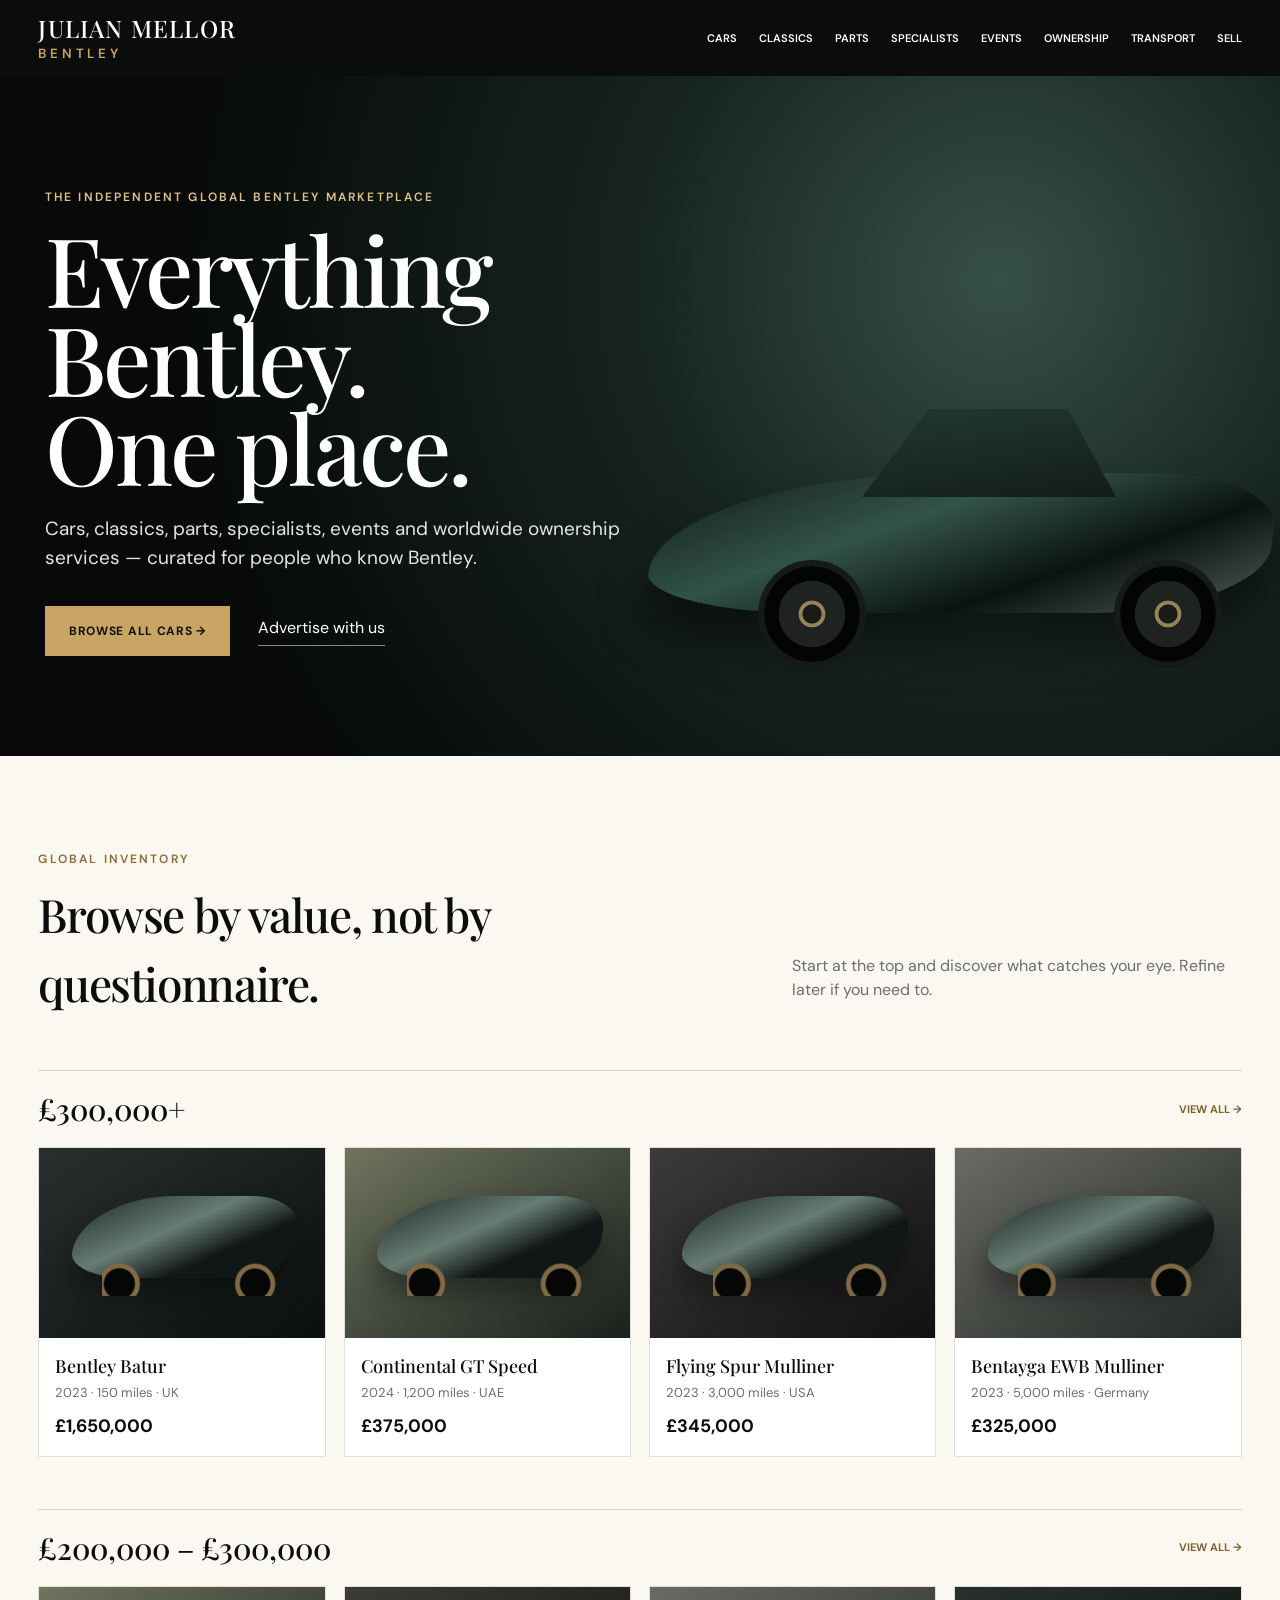
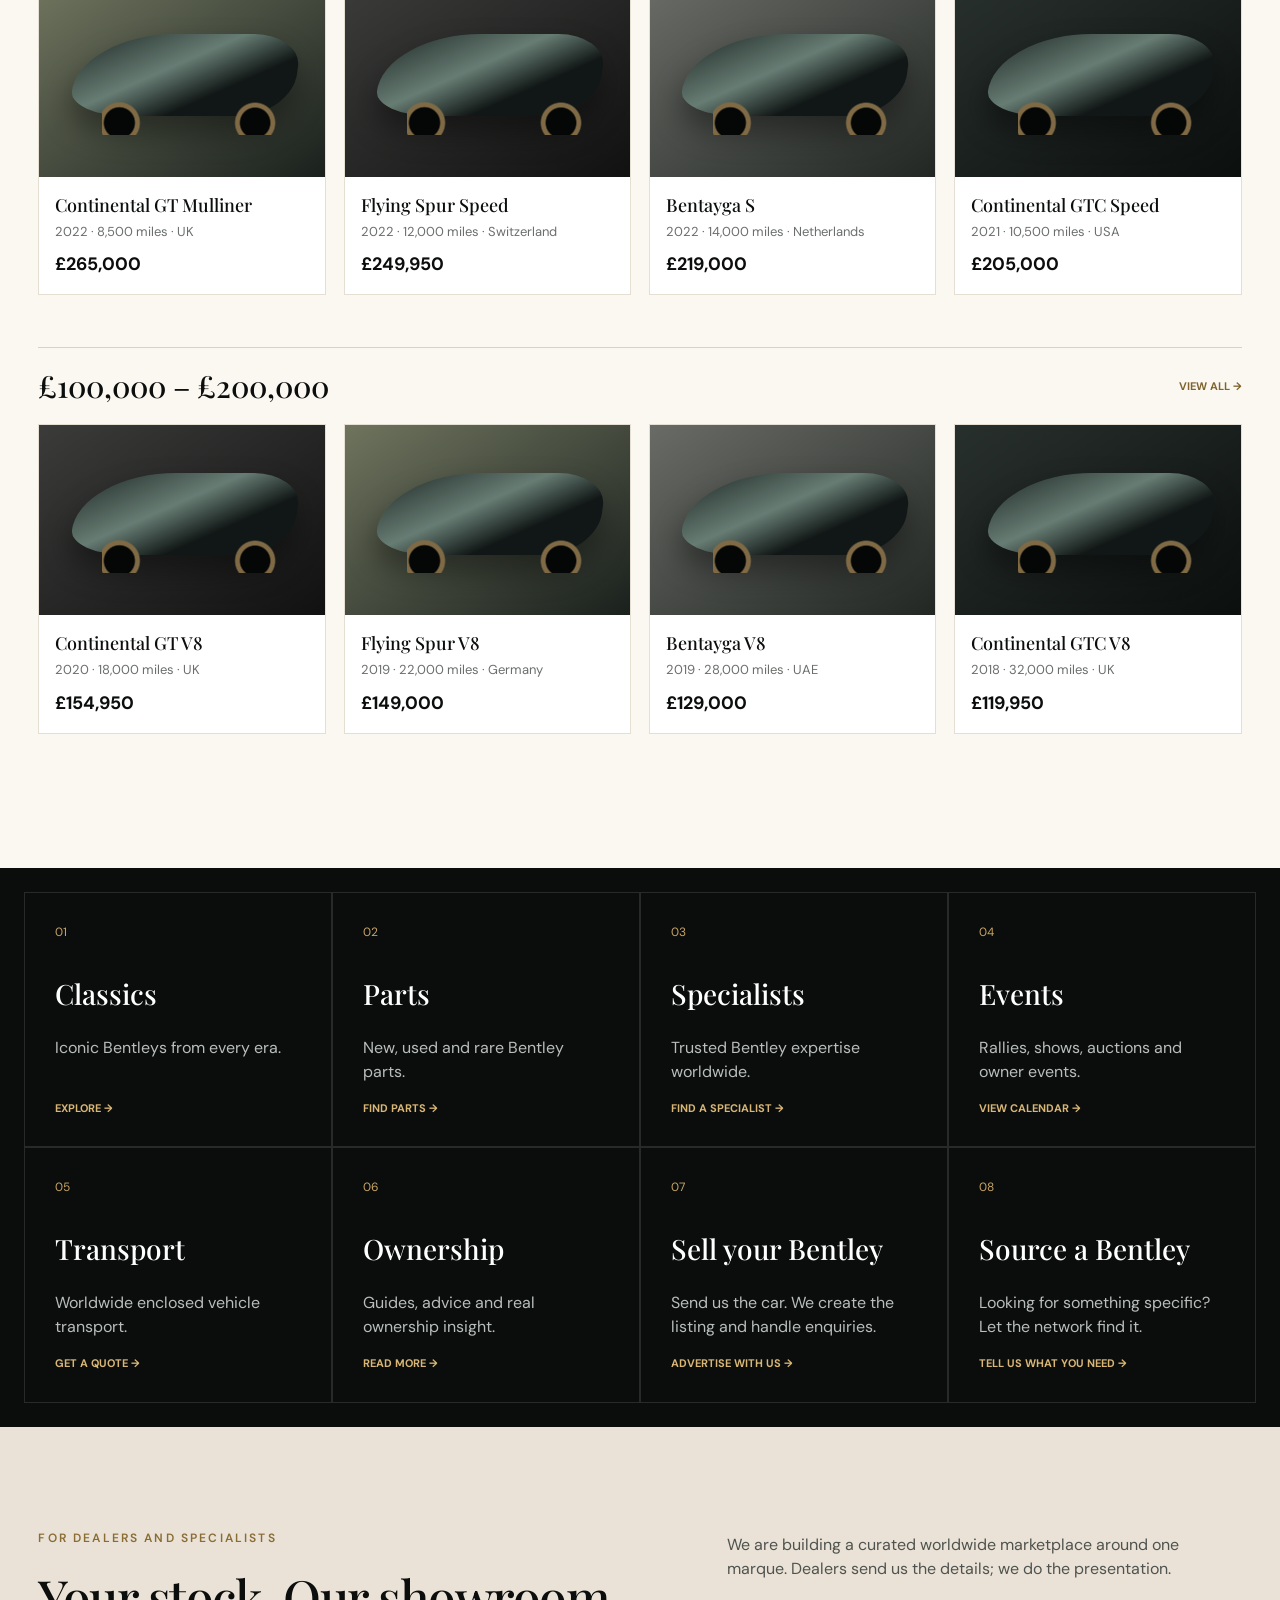
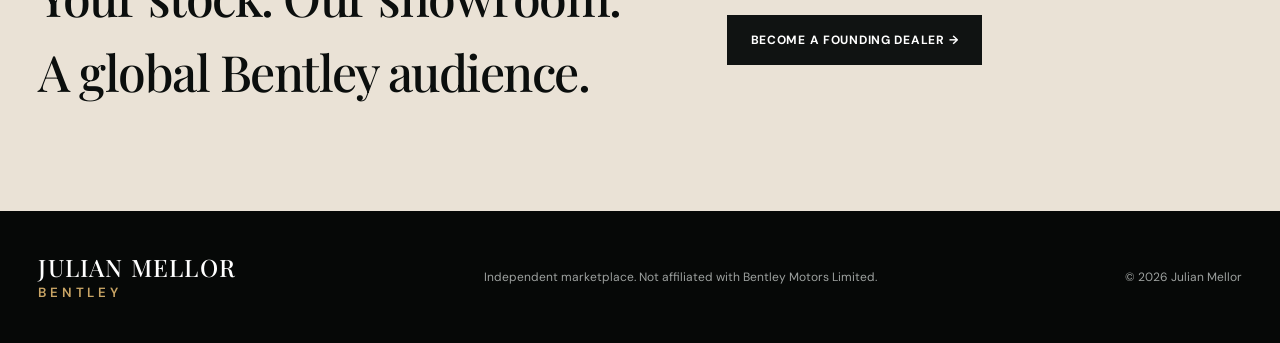
<file: index.html>
<!doctype html>
<html lang="en-GB">
<head>
<meta charset="utf-8">
<meta name="viewport" content="width=device-width,initial-scale=1">
<title>Julian Mellor | Everything Bentley. One Place.</title>
<meta name="description" content="The independent global Bentley marketplace for buyers, owners, dealers and specialists.">
<link rel="preconnect" href="https://fonts.googleapis.com">
<link rel="preconnect" href="https://fonts.gstatic.com" crossorigin>
<link href="https://fonts.googleapis.com/css2?family=DM+Sans:wght@400;500;600&family=Playfair+Display:wght@500;600&display=swap" rel="stylesheet">
<link rel="stylesheet" href="styles.css">
</head>
<body>
<header class="topbar">
<a class="brand" href="index.html"><span>JULIAN MELLOR</span><small>BENTLEY</small></a>
<nav>
<a href="#cars">Cars</a><a href="#classics">Classics</a><a href="#parts">Parts</a><a href="#specialists">Specialists</a><a href="#events">Events</a><a href="#ownership">Ownership</a><a href="#transport">Transport</a><a href="#sell">Sell</a>
</nav>
<button class="menu" aria-label="Open menu">☰</button>
</header>
<main>
<section class="hero">
<div class="hero-copy">
<p class="eyebrow">The independent global Bentley marketplace</p>
<h1>Everything Bentley.<br>One place.</h1>
<p class="lead">Cars, classics, parts, specialists, events and worldwide ownership services — curated for people who know Bentley.</p>
<div class="hero-links"><a class="button gold" href="#cars">Browse all cars →</a><a class="text-link" href="#sell">Advertise with us</a></div>
</div>
<div class="hero-car" aria-hidden="true"><div class="car-shell"></div><i class="w1"></i><i class="w2"></i></div>
</section>

<section id="cars" class="showroom section-light">
<div class="section-head"><div><p class="eyebrow dark">Global inventory</p><h2>Browse by value, not by questionnaire.</h2></div><p>Start at the top and discover what catches your eye. Refine later if you need to.</p></div>

<div class="price-band">
<div class="band-title"><h3>£300,000+</h3><a href="#">View all →</a></div>
<div class="cars-grid">
<a class="car-card" href="car.html"><div class="car-img art-a"></div><div class="car-meta"><h4>Bentley Batur</h4><p>2023 · 150 miles · UK</p><strong>£1,650,000</strong></div></a>
<a class="car-card" href="car.html"><div class="car-img art-b"></div><div class="car-meta"><h4>Continental GT Speed</h4><p>2024 · 1,200 miles · UAE</p><strong>£375,000</strong></div></a>
<a class="car-card" href="car.html"><div class="car-img art-c"></div><div class="car-meta"><h4>Flying Spur Mulliner</h4><p>2023 · 3,000 miles · USA</p><strong>£345,000</strong></div></a>
<a class="car-card" href="car.html"><div class="car-img art-d"></div><div class="car-meta"><h4>Bentayga EWB Mulliner</h4><p>2023 · 5,000 miles · Germany</p><strong>£325,000</strong></div></a>
</div></div>

<div class="price-band">
<div class="band-title"><h3>£200,000 – £300,000</h3><a href="#">View all →</a></div>
<div class="cars-grid">
<a class="car-card" href="car.html"><div class="car-img art-b"></div><div class="car-meta"><h4>Continental GT Mulliner</h4><p>2022 · 8,500 miles · UK</p><strong>£265,000</strong></div></a>
<a class="car-card" href="car.html"><div class="car-img art-c"></div><div class="car-meta"><h4>Flying Spur Speed</h4><p>2022 · 12,000 miles · Switzerland</p><strong>£249,950</strong></div></a>
<a class="car-card" href="car.html"><div class="car-img art-d"></div><div class="car-meta"><h4>Bentayga S</h4><p>2022 · 14,000 miles · Netherlands</p><strong>£219,000</strong></div></a>
<a class="car-card" href="car.html"><div class="car-img art-a"></div><div class="car-meta"><h4>Continental GTC Speed</h4><p>2021 · 10,500 miles · USA</p><strong>£205,000</strong></div></a>
</div></div>

<div class="price-band">
<div class="band-title"><h3>£100,000 – £200,000</h3><a href="#">View all →</a></div>
<div class="cars-grid">
<a class="car-card" href="car.html"><div class="car-img art-c"></div><div class="car-meta"><h4>Continental GT V8</h4><p>2020 · 18,000 miles · UK</p><strong>£154,950</strong></div></a>
<a class="car-card" href="car.html"><div class="car-img art-b"></div><div class="car-meta"><h4>Flying Spur V8</h4><p>2019 · 22,000 miles · Germany</p><strong>£149,000</strong></div></a>
<a class="car-card" href="car.html"><div class="car-img art-d"></div><div class="car-meta"><h4>Bentayga V8</h4><p>2019 · 28,000 miles · UAE</p><strong>£129,000</strong></div></a>
<a class="car-card" href="car.html"><div class="car-img art-a"></div><div class="car-meta"><h4>Continental GTC V8</h4><p>2018 · 32,000 miles · UK</p><strong>£119,950</strong></div></a>
</div></div>
</section>

<section class="ecosystem">
<div class="tile" id="classics"><span>01</span><h3>Classics</h3><p>Iconic Bentleys from every era.</p><a href="#">Explore →</a></div>
<div class="tile" id="parts"><span>02</span><h3>Parts</h3><p>New, used and rare Bentley parts.</p><a href="#">Find parts →</a></div>
<div class="tile" id="specialists"><span>03</span><h3>Specialists</h3><p>Trusted Bentley expertise worldwide.</p><a href="#">Find a specialist →</a></div>
<div class="tile" id="events"><span>04</span><h3>Events</h3><p>Rallies, shows, auctions and owner events.</p><a href="#">View calendar →</a></div>
<div class="tile" id="transport"><span>05</span><h3>Transport</h3><p>Worldwide enclosed vehicle transport.</p><a href="#">Get a quote →</a></div>
<div class="tile" id="ownership"><span>06</span><h3>Ownership</h3><p>Guides, advice and real ownership insight.</p><a href="#">Read more →</a></div>
<div class="tile" id="sell"><span>07</span><h3>Sell your Bentley</h3><p>Send us the car. We create the listing and handle enquiries.</p><a href="mailto:hello@julianmellor.co.uk?subject=Sell%20my%20Bentley">Advertise with us →</a></div>
<div class="tile"><span>08</span><h3>Source a Bentley</h3><p>Looking for something specific? Let the network find it.</p><a href="mailto:hello@julianmellor.co.uk?subject=Source%20a%20Bentley">Tell us what you need →</a></div>
</section>

<section class="dealer-cta">
<div><p class="eyebrow dark">For dealers and specialists</p><h2>Your stock. Our showroom. A global Bentley audience.</h2></div>
<div><p>We are building a curated worldwide marketplace around one marque. Dealers send us the details; we do the presentation.</p><a class="button darkbtn" href="mailto:hello@julianmellor.co.uk?subject=Founding%20dealer%20enquiry">Become a founding dealer →</a></div>
</section>
</main>
<footer><div class="brand"><span>JULIAN MELLOR</span><small>BENTLEY</small></div><p>Independent marketplace. Not affiliated with Bentley Motors Limited.</p><p>© 2026 Julian Mellor</p></footer>
<script src="script.js"></script>
</body></html>
</file>
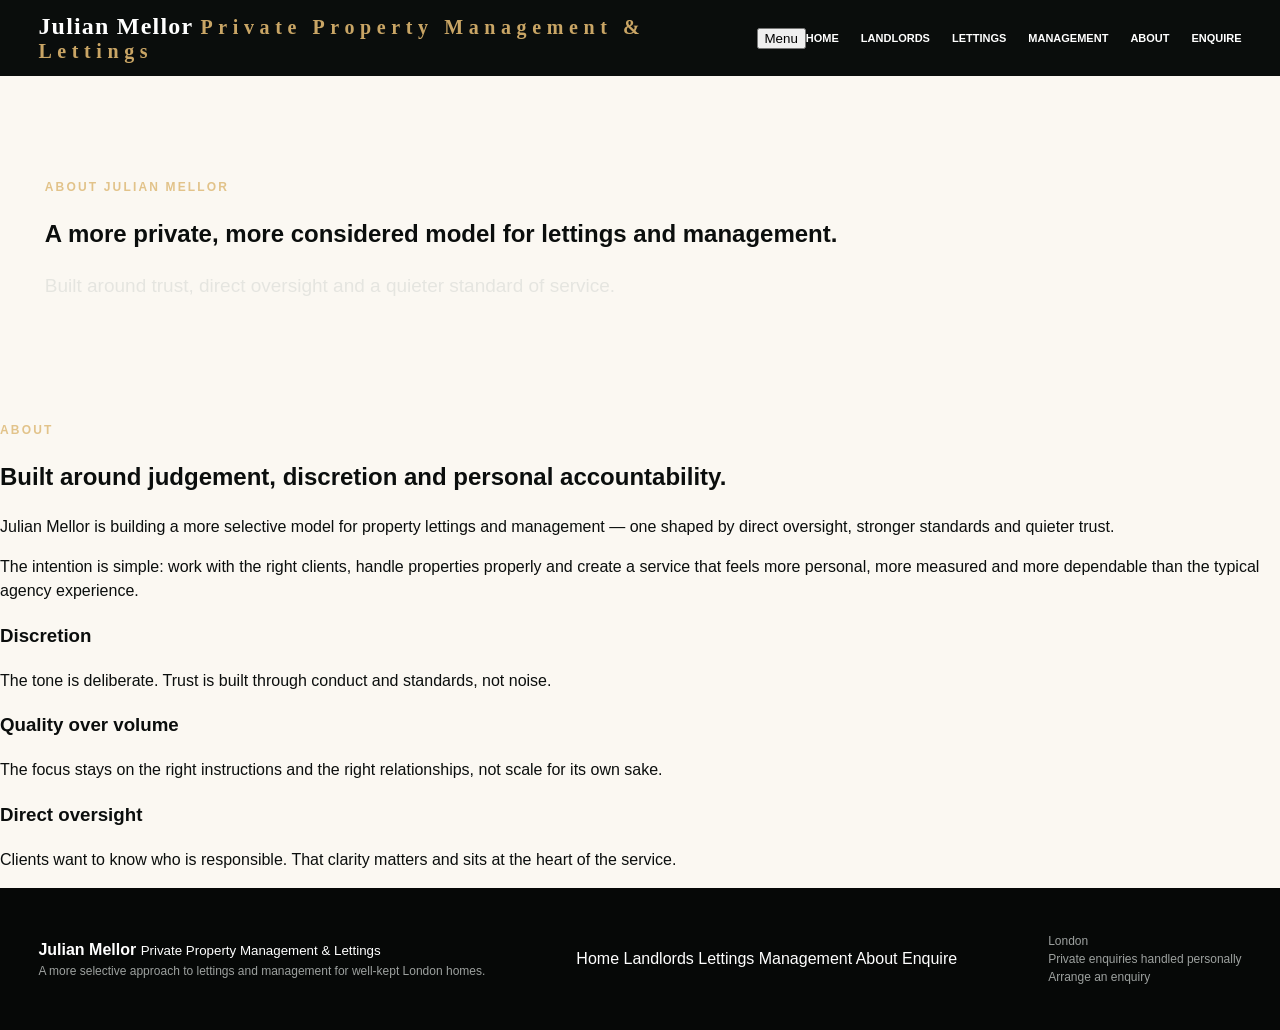
<file: about.html>
<!DOCTYPE html>
<html lang="en">
<head>
  <meta charset="UTF-8" />
  <meta name="viewport" content="width=device-width, initial-scale=1.0" />
  <link rel="preconnect" href="https://fonts.googleapis.com" />
  <link rel="preconnect" href="https://fonts.gstatic.com" crossorigin />
  <link href="https://fonts.googleapis.com/css2?family=Cormorant+Garamond:wght@400;500;600&family=Inter:wght@400;500;600;700&display=swap" rel="stylesheet" />
  <link rel="stylesheet" href="styles.css" />
  <title>About | Julian Mellor</title>
  <meta name="description" content="About Julian Mellor private property management and lettings." />
</head>
<body>
  <div class="site-shell">
    <header class="topbar">
      <a href="index.html" class="brand" aria-label="Julian Mellor home">
        <span class="brand-mark">
          <strong>Julian Mellor</strong>
          <small>Private Property Management &amp; Lettings</small>
        </span>
      </a>
      <button class="menu-toggle" aria-label="Open menu" aria-expanded="false" aria-controls="site-nav">Menu</button>
      <nav class="nav" id="site-nav">
              <a href="index.html" >Home</a>
        <a href="landlords.html" >Landlords</a>
        <a href="lettings.html" >Lettings</a>
        <a href="management.html" >Management</a>
        <a href="about.html" class="active">About</a>
        <a href="enquire.html" class="nav-cta">Enquire</a>
      </nav>
    </header>
    <main>
      <section class="page-hero">
        <div class="hero-copy">
          <p class="eyebrow eyebrow-light">About Julian Mellor</p>
          <h1>A more private, more considered model for lettings and management.</h1>
          <p class="lead">Built around trust, direct oversight and a quieter standard of service.</p>
        </div>
      </section>
      
<section class="section">
  <div class="two-col-grid">
    <div class="two-col-copy">
      <div>
        <p class="eyebrow">About</p>
        <h2>Built around judgement, discretion and personal accountability.</h2>
      </div>
      <div>
        <p>Julian Mellor is building a more selective model for property lettings and management — one shaped by direct oversight, stronger standards and quieter trust.</p>
        <p>The intention is simple: work with the right clients, handle properties properly and create a service that feels more personal, more measured and more dependable than the typical agency experience.</p>
      </div>
    </div>
    <div class="panel-image" aria-hidden="true"></div>
  </div>
</section>
<section class="section section-soft">
  <div class="values-grid">
    <div class="value-card"><h3>Discretion</h3><p>The tone is deliberate. Trust is built through conduct and standards, not noise.</p></div>
    <div class="value-card"><h3>Quality over volume</h3><p>The focus stays on the right instructions and the right relationships, not scale for its own sake.</p></div>
    <div class="value-card"><h3>Direct oversight</h3><p>Clients want to know who is responsible. That clarity matters and sits at the heart of the service.</p></div>
  </div>
</section>

    </main>
    <footer class="footer">
      <div>
        <strong>Julian Mellor</strong>
        <small>Private Property Management &amp; Lettings</small>
        <p>A more selective approach to lettings and management for well-kept London homes.</p>
      </div>
      <div class="footer-nav">
        <a href="index.html">Home</a>
        <a href="landlords.html">Landlords</a>
        <a href="lettings.html">Lettings</a>
        <a href="management.html">Management</a>
        <a href="about.html">About</a>
        <a href="enquire.html">Enquire</a>
      </div>
      <div>
        <p>London<br />Private enquiries handled personally</p>
        <p><a href="enquire.html">Arrange an enquiry</a></p>
      </div>
    </footer>

  </div>
  <script src="script.js"></script>
</body>
</html>
</file>
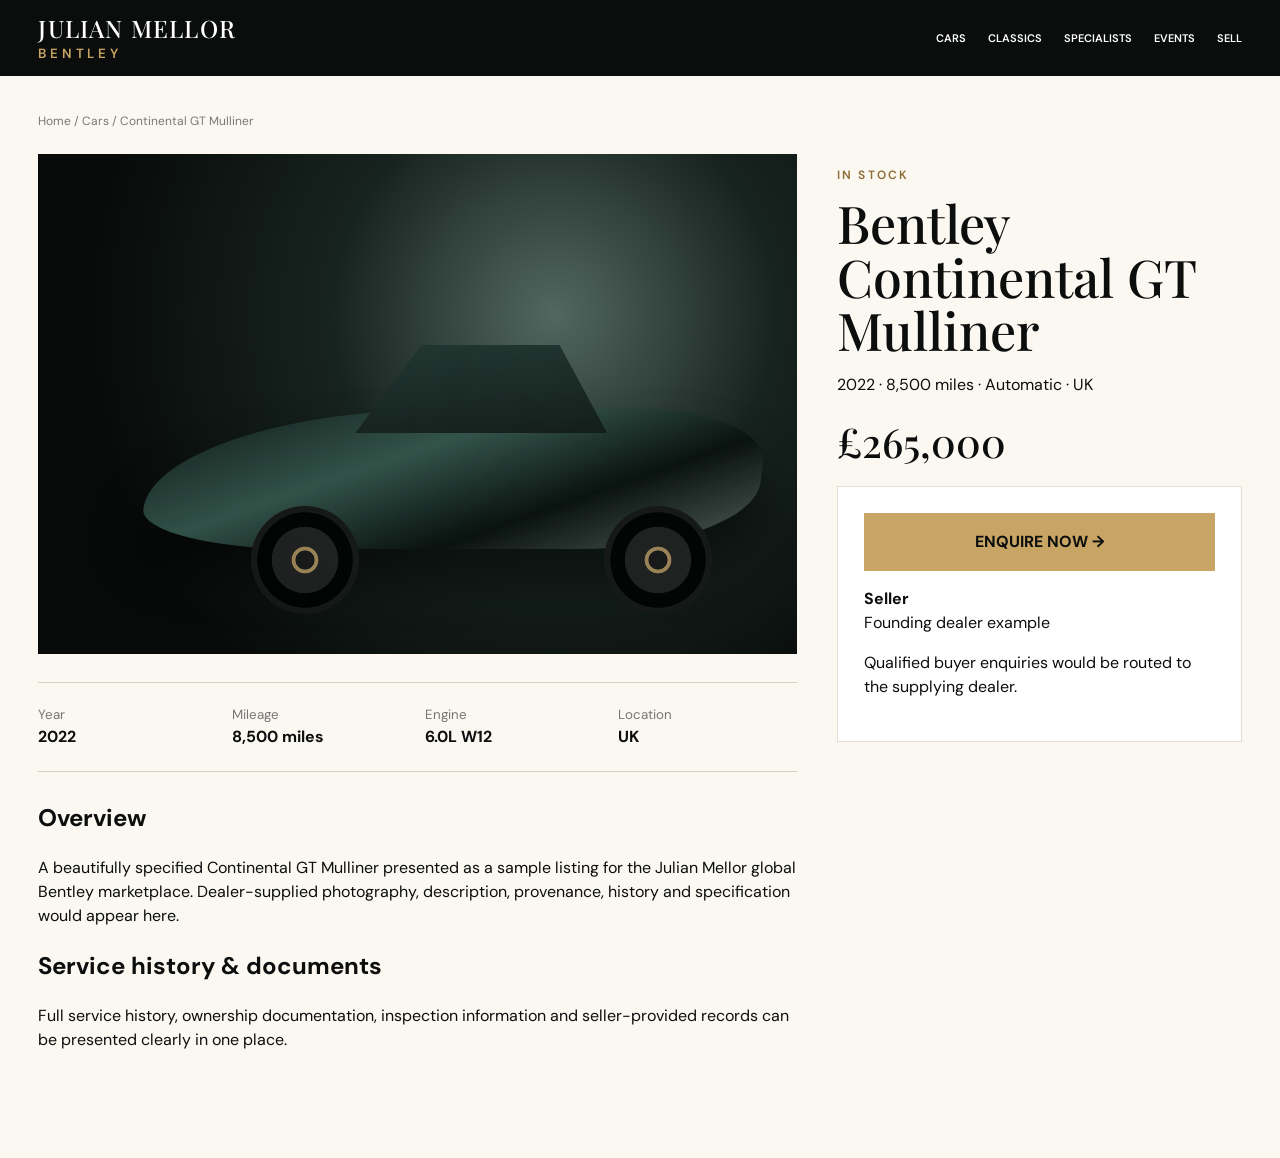
<file: car.html>
<!doctype html><html lang="en-GB"><head><meta charset="utf-8"><meta name="viewport" content="width=device-width,initial-scale=1"><title>Bentley Continental GT Mulliner | Julian Mellor</title><link rel="preconnect" href="https://fonts.googleapis.com"><link rel="preconnect" href="https://fonts.gstatic.com" crossorigin><link href="https://fonts.googleapis.com/css2?family=DM+Sans:wght@400;500;600&family=Playfair+Display:wght@500;600&display=swap" rel="stylesheet"><link rel="stylesheet" href="styles.css"></head><body>
<header class="topbar"><a class="brand" href="index.html"><span>JULIAN MELLOR</span><small>BENTLEY</small></a><nav><a href="index.html#cars">Cars</a><a href="index.html#classics">Classics</a><a href="index.html#specialists">Specialists</a><a href="index.html#events">Events</a><a href="index.html#sell">Sell</a></nav></header>
<main class="detail"><div class="crumb"><a href="index.html">Home</a> / Cars / Continental GT Mulliner</div><div class="detail-grid">
<section><div class="gallery-main"><div class="hero-car"><div class="car-shell"></div><i class="w1"></i><i class="w2"></i></div></div>
<div class="specs"><div><small>Year</small><strong>2022</strong></div><div><small>Mileage</small><strong>8,500 miles</strong></div><div><small>Engine</small><strong>6.0L W12</strong></div><div><small>Location</small><strong>UK</strong></div></div>
<h2>Overview</h2><p>A beautifully specified Continental GT Mulliner presented as a sample listing for the Julian Mellor global Bentley marketplace. Dealer-supplied photography, description, provenance, history and specification would appear here.</p>
<h2>Service history & documents</h2><p>Full service history, ownership documentation, inspection information and seller-provided records can be presented clearly in one place.</p></section>
<aside class="listing"><p class="eyebrow dark">In stock</p><h1>Bentley Continental GT Mulliner</h1><p>2022 · 8,500 miles · Automatic · UK</p><div class="price">£265,000</div><div class="panel"><a class="enquire" href="mailto:hello@julianmellor.co.uk?subject=Continental%20GT%20Mulliner%20enquiry">Enquire now →</a><p><strong>Seller</strong><br>Founding dealer example</p><p>Qualified buyer enquiries would be routed to the supplying dealer.</p></div></aside>
</div></main></body></html>
</file>
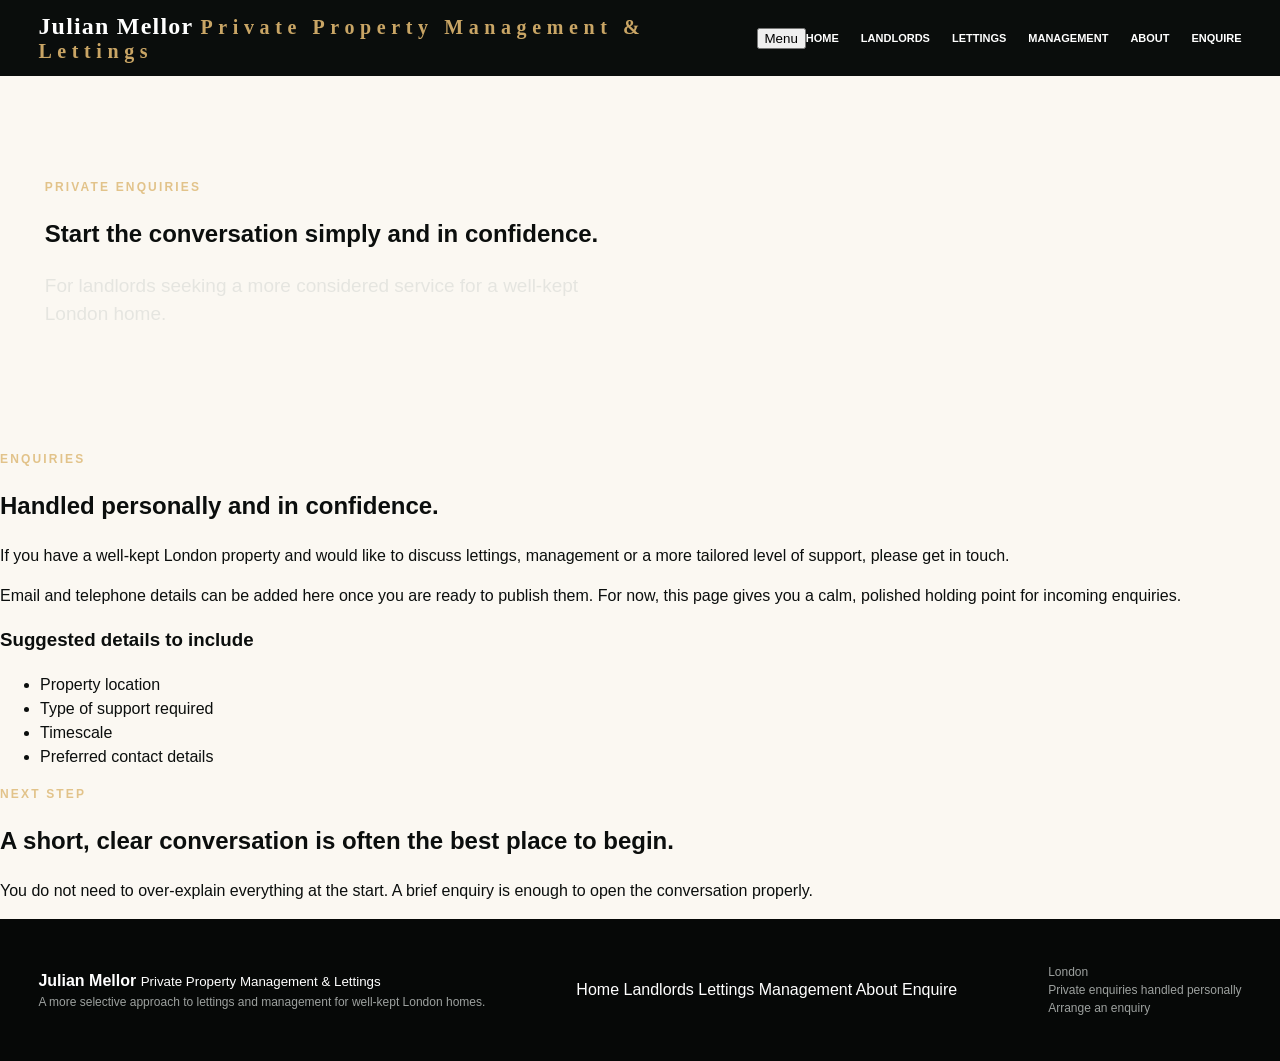
<file: enquire.html>
<!DOCTYPE html>
<html lang="en">
<head>
  <meta charset="UTF-8" />
  <meta name="viewport" content="width=device-width, initial-scale=1.0" />
  <link rel="preconnect" href="https://fonts.googleapis.com" />
  <link rel="preconnect" href="https://fonts.gstatic.com" crossorigin />
  <link href="https://fonts.googleapis.com/css2?family=Cormorant+Garamond:wght@400;500;600&family=Inter:wght@400;500;600;700&display=swap" rel="stylesheet" />
  <link rel="stylesheet" href="styles.css" />
  <title>Enquire | Julian Mellor</title>
  <meta name="description" content="Make a private enquiry with Julian Mellor." />
</head>
<body>
  <div class="site-shell">
    <header class="topbar">
      <a href="index.html" class="brand" aria-label="Julian Mellor home">
        <span class="brand-mark">
          <strong>Julian Mellor</strong>
          <small>Private Property Management &amp; Lettings</small>
        </span>
      </a>
      <button class="menu-toggle" aria-label="Open menu" aria-expanded="false" aria-controls="site-nav">Menu</button>
      <nav class="nav" id="site-nav">
              <a href="index.html" >Home</a>
        <a href="landlords.html" >Landlords</a>
        <a href="lettings.html" >Lettings</a>
        <a href="management.html" >Management</a>
        <a href="about.html" >About</a>
        <a href="enquire.html" class="nav-cta">Enquire</a>
      </nav>
    </header>
    <main>
      <section class="page-hero">
        <div class="hero-copy">
          <p class="eyebrow eyebrow-light">Private Enquiries</p>
          <h1>Start the conversation simply and in confidence.</h1>
          <p class="lead">For landlords seeking a more considered service for a well-kept London home.</p>
        </div>
      </section>
      
<section class="section">
  <div class="contact-grid">
    <div class="contact-panel">
      <p class="eyebrow">Enquiries</p>
      <h2>Handled personally and in confidence.</h2>
      <p>If you have a well-kept London property and would like to discuss lettings, management or a more tailored level of support, please get in touch.</p>
      <p>Email and telephone details can be added here once you are ready to publish them. For now, this page gives you a calm, polished holding point for incoming enquiries.</p>
    </div>
    <div class="contact-panel">
      <h3>Suggested details to include</h3>
      <ul class="list-clean">
        <li>Property location</li>
        <li>Type of support required</li>
        <li>Timescale</li>
        <li>Preferred contact details</li>
      </ul>
    </div>
  </div>
</section>
<section class="section statement-section">
  <div class="statement-wrap">
    <p class="eyebrow">Next step</p>
    <h2>A short, clear conversation is often the best place to begin.</h2>
    <p>You do not need to over-explain everything at the start. A brief enquiry is enough to open the conversation properly.</p>
  </div>
</section>

    </main>
    <footer class="footer">
      <div>
        <strong>Julian Mellor</strong>
        <small>Private Property Management &amp; Lettings</small>
        <p>A more selective approach to lettings and management for well-kept London homes.</p>
      </div>
      <div class="footer-nav">
        <a href="index.html">Home</a>
        <a href="landlords.html">Landlords</a>
        <a href="lettings.html">Lettings</a>
        <a href="management.html">Management</a>
        <a href="about.html">About</a>
        <a href="enquire.html">Enquire</a>
      </div>
      <div>
        <p>London<br />Private enquiries handled personally</p>
        <p><a href="enquire.html">Arrange an enquiry</a></p>
      </div>
    </footer>

  </div>
  <script src="script.js"></script>
</body>
</html>
</file>
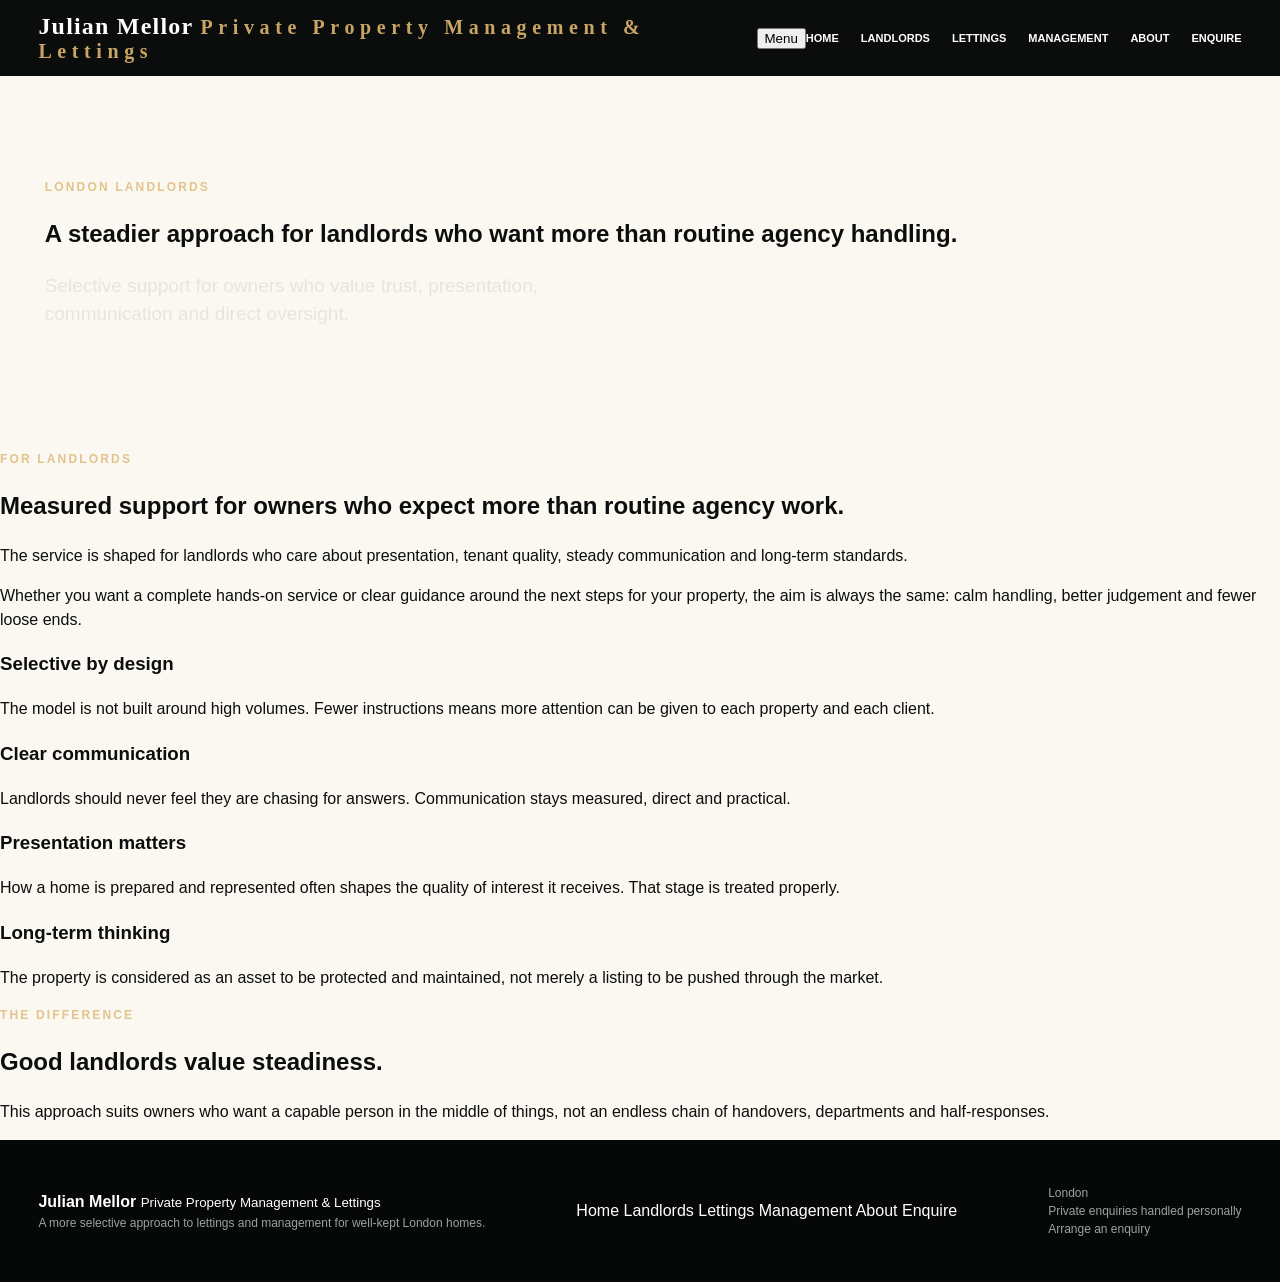
<file: landlords.html>
<!DOCTYPE html>
<html lang="en">
<head>
  <meta charset="UTF-8" />
  <meta name="viewport" content="width=device-width, initial-scale=1.0" />
  <link rel="preconnect" href="https://fonts.googleapis.com" />
  <link rel="preconnect" href="https://fonts.gstatic.com" crossorigin />
  <link href="https://fonts.googleapis.com/css2?family=Cormorant+Garamond:wght@400;500;600&family=Inter:wght@400;500;600;700&display=swap" rel="stylesheet" />
  <link rel="stylesheet" href="styles.css" />
  <title>Landlords | Julian Mellor</title>
  <meta name="description" content="A selective property service for landlords who want discretion, clarity and direct oversight." />
</head>
<body>
  <div class="site-shell">
    <header class="topbar">
      <a href="index.html" class="brand" aria-label="Julian Mellor home">
        <span class="brand-mark">
          <strong>Julian Mellor</strong>
          <small>Private Property Management &amp; Lettings</small>
        </span>
      </a>
      <button class="menu-toggle" aria-label="Open menu" aria-expanded="false" aria-controls="site-nav">Menu</button>
      <nav class="nav" id="site-nav">
              <a href="index.html" >Home</a>
        <a href="landlords.html" class="active">Landlords</a>
        <a href="lettings.html" >Lettings</a>
        <a href="management.html" >Management</a>
        <a href="about.html" >About</a>
        <a href="enquire.html" class="nav-cta">Enquire</a>
      </nav>
    </header>
    <main>
      <section class="page-hero">
        <div class="hero-copy">
          <p class="eyebrow eyebrow-light">London Landlords</p>
          <h1>A steadier approach for landlords who want more than routine agency handling.</h1>
          <p class="lead">Selective support for owners who value trust, presentation, communication and direct oversight.</p>
        </div>
      </section>
      
<section class="section">
  <div class="two-col-grid">
    <div class="two-col-copy">
      <div>
        <p class="eyebrow">For Landlords</p>
        <h2>Measured support for owners who expect more than routine agency work.</h2>
      </div>
      <div>
        <p>The service is shaped for landlords who care about presentation, tenant quality, steady communication and long-term standards.</p>
        <p>Whether you want a complete hands-on service or clear guidance around the next steps for your property, the aim is always the same: calm handling, better judgement and fewer loose ends.</p>
      </div>
    </div>
    <div class="panel-image" aria-hidden="true"></div>
  </div>
</section>
<section class="section section-soft">
  <div class="info-grid">
    <div class="info-panel"><h3>Selective by design</h3><p>The model is not built around high volumes. Fewer instructions means more attention can be given to each property and each client.</p></div>
    <div class="info-panel"><h3>Clear communication</h3><p>Landlords should never feel they are chasing for answers. Communication stays measured, direct and practical.</p></div>
    <div class="info-panel"><h3>Presentation matters</h3><p>How a home is prepared and represented often shapes the quality of interest it receives. That stage is treated properly.</p></div>
    <div class="info-panel"><h3>Long-term thinking</h3><p>The property is considered as an asset to be protected and maintained, not merely a listing to be pushed through the market.</p></div>
  </div>
</section>
<section class="section">
  <div class="quote-panel">
    <p class="eyebrow">The difference</p>
    <h2>Good landlords value steadiness.</h2>
    <p>This approach suits owners who want a capable person in the middle of things, not an endless chain of handovers, departments and half-responses.</p>
  </div>
</section>

    </main>
    <footer class="footer">
      <div>
        <strong>Julian Mellor</strong>
        <small>Private Property Management &amp; Lettings</small>
        <p>A more selective approach to lettings and management for well-kept London homes.</p>
      </div>
      <div class="footer-nav">
        <a href="index.html">Home</a>
        <a href="landlords.html">Landlords</a>
        <a href="lettings.html">Lettings</a>
        <a href="management.html">Management</a>
        <a href="about.html">About</a>
        <a href="enquire.html">Enquire</a>
      </div>
      <div>
        <p>London<br />Private enquiries handled personally</p>
        <p><a href="enquire.html">Arrange an enquiry</a></p>
      </div>
    </footer>

  </div>
  <script src="script.js"></script>
</body>
</html>
</file>
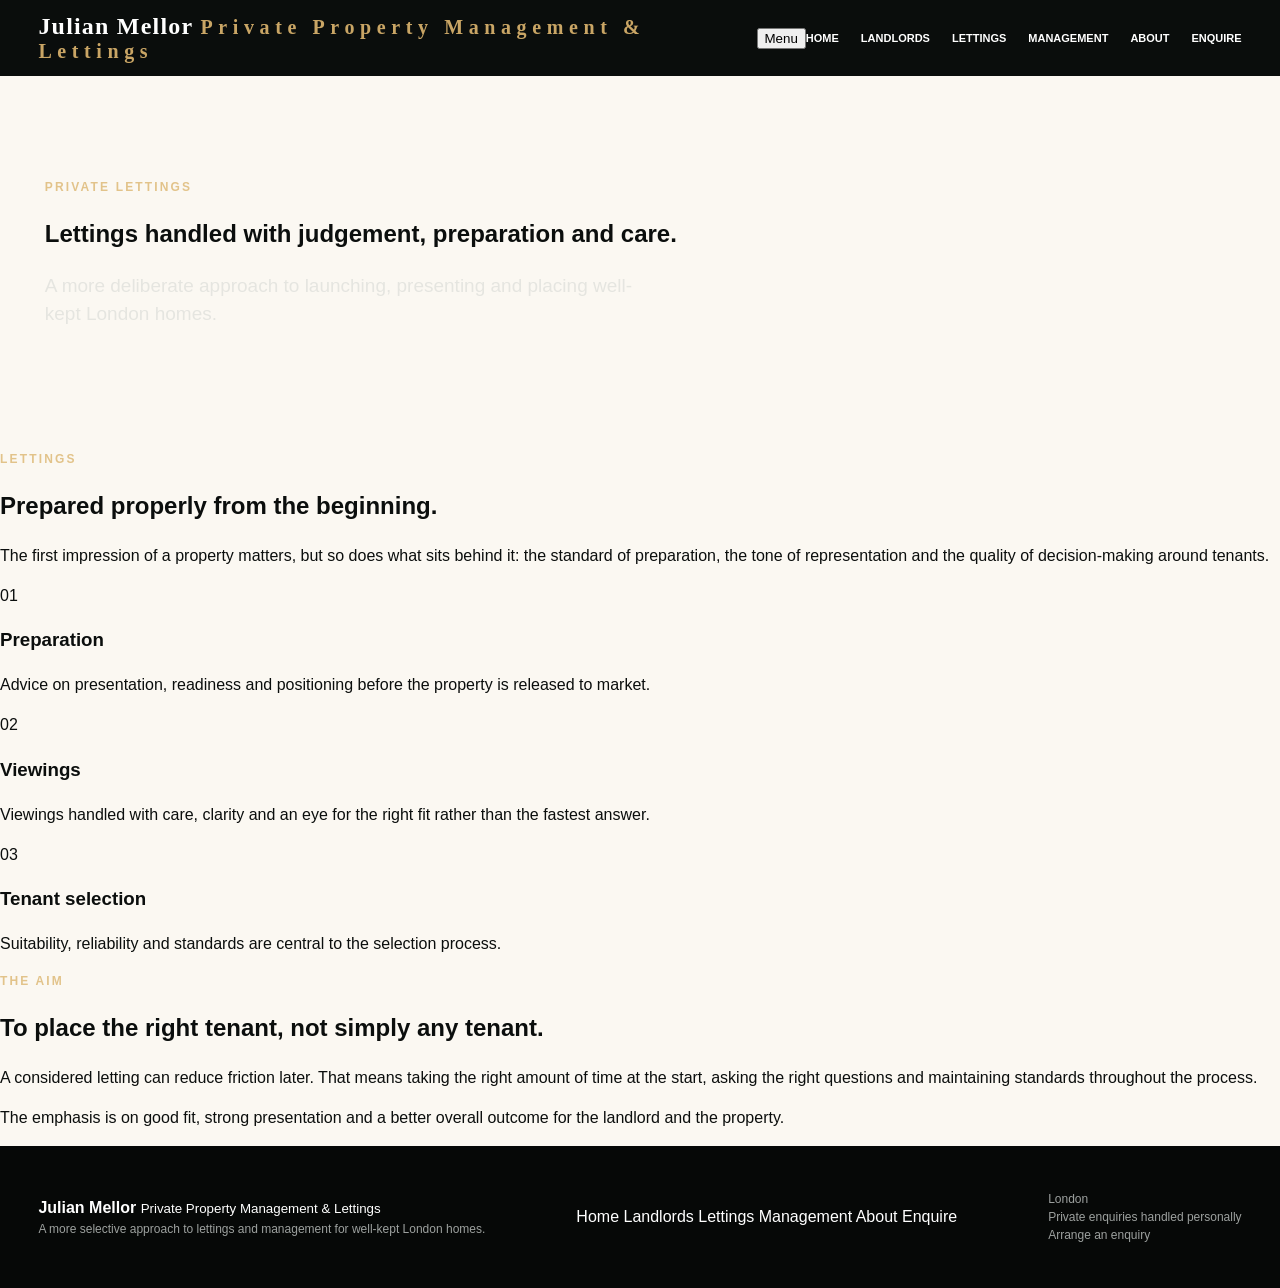
<file: lettings.html>
<!DOCTYPE html>
<html lang="en">
<head>
  <meta charset="UTF-8" />
  <meta name="viewport" content="width=device-width, initial-scale=1.0" />
  <link rel="preconnect" href="https://fonts.googleapis.com" />
  <link rel="preconnect" href="https://fonts.gstatic.com" crossorigin />
  <link href="https://fonts.googleapis.com/css2?family=Cormorant+Garamond:wght@400;500;600&family=Inter:wght@400;500;600;700&display=swap" rel="stylesheet" />
  <link rel="stylesheet" href="styles.css" />
  <title>Lettings | Julian Mellor</title>
  <meta name="description" content="Private lettings handled with care, presentation and stronger tenant selection." />
</head>
<body>
  <div class="site-shell">
    <header class="topbar">
      <a href="index.html" class="brand" aria-label="Julian Mellor home">
        <span class="brand-mark">
          <strong>Julian Mellor</strong>
          <small>Private Property Management &amp; Lettings</small>
        </span>
      </a>
      <button class="menu-toggle" aria-label="Open menu" aria-expanded="false" aria-controls="site-nav">Menu</button>
      <nav class="nav" id="site-nav">
              <a href="index.html" >Home</a>
        <a href="landlords.html" >Landlords</a>
        <a href="lettings.html" class="active">Lettings</a>
        <a href="management.html" >Management</a>
        <a href="about.html" >About</a>
        <a href="enquire.html" class="nav-cta">Enquire</a>
      </nav>
    </header>
    <main>
      <section class="page-hero">
        <div class="hero-copy">
          <p class="eyebrow eyebrow-light">Private Lettings</p>
          <h1>Lettings handled with judgement, preparation and care.</h1>
          <p class="lead">A more deliberate approach to launching, presenting and placing well-kept London homes.</p>
        </div>
      </section>
      
<section class="section section-soft">
  <div class="section-heading">
    <p class="eyebrow">Lettings</p>
    <h2>Prepared properly from the beginning.</h2>
    <p>The first impression of a property matters, but so does what sits behind it: the standard of preparation, the tone of representation and the quality of decision-making around tenants.</p>
  </div>
  <div class="service-grid">
    <article><div class="service-icon">01</div><h3>Preparation</h3><p>Advice on presentation, readiness and positioning before the property is released to market.</p></article>
    <article><div class="service-icon">02</div><h3>Viewings</h3><p>Viewings handled with care, clarity and an eye for the right fit rather than the fastest answer.</p></article>
    <article><div class="service-icon">03</div><h3>Tenant selection</h3><p>Suitability, reliability and standards are central to the selection process.</p></article>
  </div>
</section>
<section class="section">
  <div class="two-col-grid">
    <div class="two-col-copy">
      <div><p class="eyebrow">The Aim</p><h2>To place the right tenant, not simply any tenant.</h2></div>
      <div><p>A considered letting can reduce friction later. That means taking the right amount of time at the start, asking the right questions and maintaining standards throughout the process.</p><p>The emphasis is on good fit, strong presentation and a better overall outcome for the landlord and the property.</p></div>
    </div>
    <div class="panel-image" aria-hidden="true"></div>
  </div>
</section>

    </main>
    <footer class="footer">
      <div>
        <strong>Julian Mellor</strong>
        <small>Private Property Management &amp; Lettings</small>
        <p>A more selective approach to lettings and management for well-kept London homes.</p>
      </div>
      <div class="footer-nav">
        <a href="index.html">Home</a>
        <a href="landlords.html">Landlords</a>
        <a href="lettings.html">Lettings</a>
        <a href="management.html">Management</a>
        <a href="about.html">About</a>
        <a href="enquire.html">Enquire</a>
      </div>
      <div>
        <p>London<br />Private enquiries handled personally</p>
        <p><a href="enquire.html">Arrange an enquiry</a></p>
      </div>
    </footer>

  </div>
  <script src="script.js"></script>
</body>
</html>
</file>
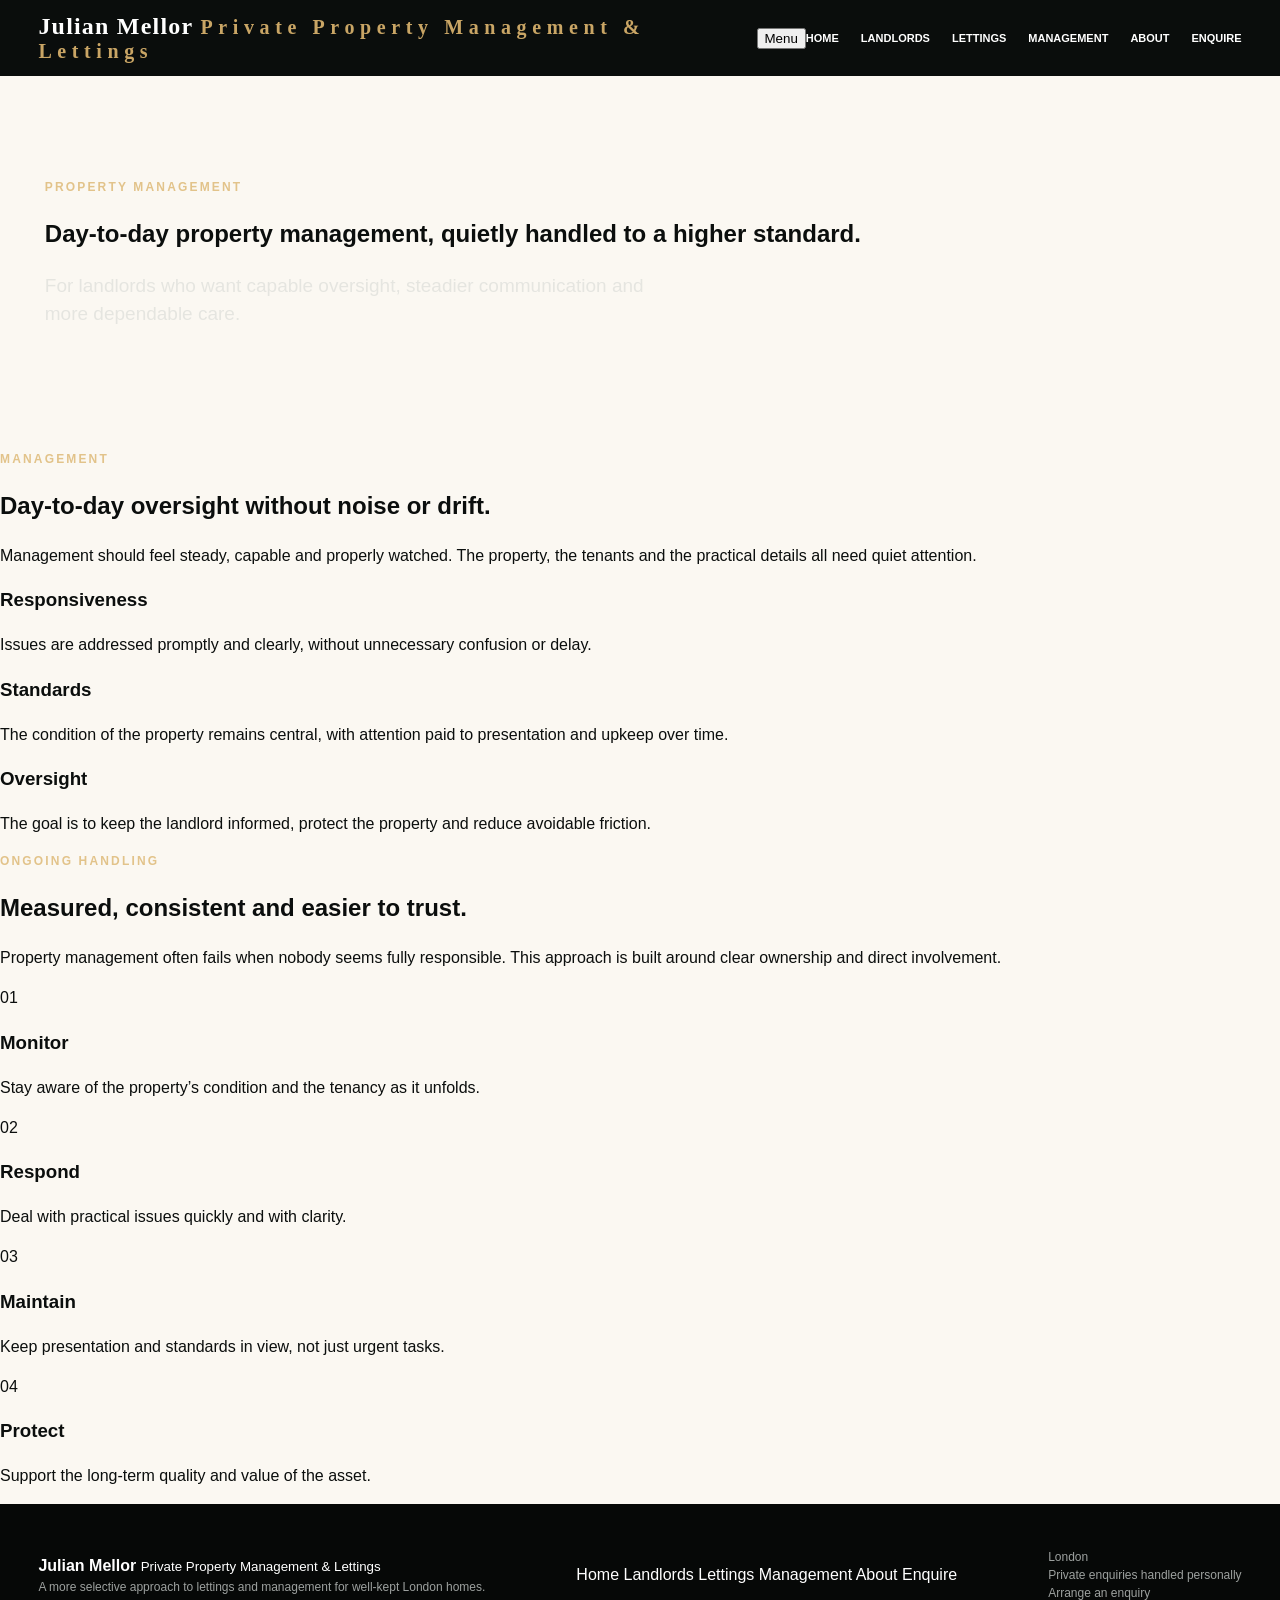
<file: management.html>
<!DOCTYPE html>
<html lang="en">
<head>
  <meta charset="UTF-8" />
  <meta name="viewport" content="width=device-width, initial-scale=1.0" />
  <link rel="preconnect" href="https://fonts.googleapis.com" />
  <link rel="preconnect" href="https://fonts.gstatic.com" crossorigin />
  <link href="https://fonts.googleapis.com/css2?family=Cormorant+Garamond:wght@400;500;600&family=Inter:wght@400;500;600;700&display=swap" rel="stylesheet" />
  <link rel="stylesheet" href="styles.css" />
  <title>Management | Julian Mellor</title>
  <meta name="description" content="Measured property management for well-kept London homes." />
</head>
<body>
  <div class="site-shell">
    <header class="topbar">
      <a href="index.html" class="brand" aria-label="Julian Mellor home">
        <span class="brand-mark">
          <strong>Julian Mellor</strong>
          <small>Private Property Management &amp; Lettings</small>
        </span>
      </a>
      <button class="menu-toggle" aria-label="Open menu" aria-expanded="false" aria-controls="site-nav">Menu</button>
      <nav class="nav" id="site-nav">
              <a href="index.html" >Home</a>
        <a href="landlords.html" >Landlords</a>
        <a href="lettings.html" >Lettings</a>
        <a href="management.html" class="active">Management</a>
        <a href="about.html" >About</a>
        <a href="enquire.html" class="nav-cta">Enquire</a>
      </nav>
    </header>
    <main>
      <section class="page-hero">
        <div class="hero-copy">
          <p class="eyebrow eyebrow-light">Property Management</p>
          <h1>Day-to-day property management, quietly handled to a higher standard.</h1>
          <p class="lead">For landlords who want capable oversight, steadier communication and more dependable care.</p>
        </div>
      </section>
      
<section class="section">
  <div class="section-heading">
    <p class="eyebrow">Management</p>
    <h2>Day-to-day oversight without noise or drift.</h2>
    <p>Management should feel steady, capable and properly watched. The property, the tenants and the practical details all need quiet attention.</p>
  </div>
  <div class="values-grid">
    <div class="value-card"><h3>Responsiveness</h3><p>Issues are addressed promptly and clearly, without unnecessary confusion or delay.</p></div>
    <div class="value-card"><h3>Standards</h3><p>The condition of the property remains central, with attention paid to presentation and upkeep over time.</p></div>
    <div class="value-card"><h3>Oversight</h3><p>The goal is to keep the landlord informed, protect the property and reduce avoidable friction.</p></div>
  </div>
</section>
<section class="section olive-band">
  <div class="process-grid">
    <div class="process-intro">
      <p class="eyebrow">Ongoing handling</p>
      <h2>Measured, consistent and easier to trust.</h2>
      <p>Property management often fails when nobody seems fully responsible. This approach is built around clear ownership and direct involvement.</p>
    </div>
    <div class="process-steps">
      <article class="process-step"><div class="num">01</div><h3>Monitor</h3><p>Stay aware of the property’s condition and the tenancy as it unfolds.</p></article>
      <article class="process-step"><div class="num">02</div><h3>Respond</h3><p>Deal with practical issues quickly and with clarity.</p></article>
      <article class="process-step"><div class="num">03</div><h3>Maintain</h3><p>Keep presentation and standards in view, not just urgent tasks.</p></article>
      <article class="process-step"><div class="num">04</div><h3>Protect</h3><p>Support the long-term quality and value of the asset.</p></article>
    </div>
  </div>
</section>

    </main>
    <footer class="footer">
      <div>
        <strong>Julian Mellor</strong>
        <small>Private Property Management &amp; Lettings</small>
        <p>A more selective approach to lettings and management for well-kept London homes.</p>
      </div>
      <div class="footer-nav">
        <a href="index.html">Home</a>
        <a href="landlords.html">Landlords</a>
        <a href="lettings.html">Lettings</a>
        <a href="management.html">Management</a>
        <a href="about.html">About</a>
        <a href="enquire.html">Enquire</a>
      </div>
      <div>
        <p>London<br />Private enquiries handled personally</p>
        <p><a href="enquire.html">Arrange an enquiry</a></p>
      </div>
    </footer>

  </div>
  <script src="script.js"></script>
</body>
</html>
</file>
<file: styles.css>
:root{--ink:#0b0e0d;--paper:#f3efe7;--cream:#fbf8f2;--gold:#c9a565;--muted:#6b6f6c;--line:#d9d1c2;--serif:"Playfair Display",Georgia,serif;--sans:"DM Sans",Arial,sans-serif}*{box-sizing:border-box}html{scroll-behavior:smooth}body{margin:0;background:var(--cream);color:var(--ink);font-family:var(--sans);line-height:1.5}a{color:inherit;text-decoration:none}.topbar{position:sticky;top:0;z-index:50;height:76px;padding:0 3vw;background:#0a0d0c;color:white;display:flex;align-items:center;justify-content:space-between}.brand{display:flex;flex-direction:column;line-height:1}.brand span{font:500 24px/1 var(--serif);letter-spacing:.05em}.brand small{margin-top:7px;color:var(--gold);letter-spacing:.28em;font-weight:600}.topbar nav{display:flex;gap:22px;text-transform:uppercase;font-size:11px;font-weight:600}.menu{display:none;background:none;border:0;color:#fff;font-size:24px}.hero{position:relative;min-height:680px;background:radial-gradient(circle at 78% 30%,#365047 0,#16231f 34%,#070a09 74%);overflow:hidden;color:white;display:flex;align-items:center}.hero-copy{position:relative;z-index:3;width:min(1200px,93vw);margin:auto;padding:90px 0}.eyebrow{text-transform:uppercase;font-size:12px;letter-spacing:.18em;font-weight:600;color:#e2c38a}.eyebrow.dark{color:#8a6c34}.hero h1,.section-head h2,.dealer-cta h2{font-family:var(--serif);font-weight:500;letter-spacing:-.03em}.hero h1{font-size:clamp(54px,7.5vw,104px);line-height:.93;margin:18px 0 24px;max-width:780px}.lead{max-width:600px;font-size:19px;color:#e5e5e0}.hero-links{display:flex;gap:28px;align-items:center;margin-top:34px}.button{display:inline-block;padding:16px 24px;text-transform:uppercase;font-size:12px;font-weight:700;letter-spacing:.06em}.gold{background:var(--gold);color:#111}.text-link{border-bottom:1px solid #888;padding-bottom:5px}.hero-car{position:absolute;right:-1%;bottom:7%;width:55vw;height:320px;opacity:.92}.car-shell{position:absolute;right:3%;top:85px;width:88%;height:140px;border-radius:50% 22% 30% 28%/75% 40% 50% 30%;background:linear-gradient(160deg,#101a17 0,#35574d 38%,#09110f 68%,#56635f);transform:skewX(-7deg);box-shadow:0 30px 45px rgba(0,0,0,.5)}.car-shell:before{content:"";position:absolute;left:24%;top:-64px;width:50%;height:88px;background:linear-gradient(170deg,#233a34,#111b18);clip-path:polygon(18% 100%,36% 0,81% 0,100% 100%)}.hero-car i{position:absolute;bottom:40px;width:108px;height:108px;border-radius:50%;background:radial-gradient(circle,#191b1a 0 12%,#a58b5c 13% 17%,#202321 18% 43%,#020303 44% 62%,#161918 63%)}.w1{left:24%}.w2{right:10%}.section-light{padding:82px 3vw}.section-head{display:flex;justify-content:space-between;gap:40px;align-items:end;max-width:1400px;margin:0 auto 52px}.section-head h2{font-size:46px;margin:10px 0 0}.section-head>p{max-width:450px;color:var(--muted)}.price-band{max-width:1400px;margin:0 auto 52px}.band-title{display:flex;align-items:center;justify-content:space-between;border-top:1px solid var(--line);padding-top:18px;margin-bottom:18px}.band-title h3{font:500 30px var(--serif);margin:0}.band-title a{font-size:11px;text-transform:uppercase;color:#80642e;font-weight:700}.cars-grid{display:grid;grid-template-columns:repeat(4,1fr);gap:18px}.car-card{background:white;border:1px solid #e5ded2;transition:.2s}.car-card:hover{transform:translateY(-4px);box-shadow:0 18px 38px rgba(25,20,12,.12)}.car-img{height:190px;position:relative;overflow:hidden;background:linear-gradient(145deg,#28302d,#0b0f0e)}.car-img:before{content:"";position:absolute;left:12%;right:10%;bottom:32%;height:43%;border-radius:50% 25% 28% 30%/80% 45% 60% 35%;background:linear-gradient(155deg,#202926,#677d74 42%,#111716 68%);transform:skewX(-7deg);box-shadow:0 16px 30px rgba(0,0,0,.4)}.car-img:after{content:"";position:absolute;left:22%;right:17%;bottom:22%;height:32%;background:radial-gradient(circle at 10% 80%,#050706 0 9%,#7f6a45 10% 12%,transparent 13%),radial-gradient(circle at 88% 80%,#050706 0 9%,#7f6a45 10% 12%,transparent 13%)}.art-b{background:linear-gradient(145deg,#6f745e,#1a211d)}.art-c{background:linear-gradient(145deg,#3b3b3a,#101110)}.art-d{background:linear-gradient(145deg,#696b66,#222723)}.car-meta{padding:16px}.car-meta h4{font:500 18px var(--serif);margin:0 0 5px}.car-meta p{margin:0 0 10px;color:var(--muted);font-size:13px}.car-meta strong{font-size:18px}.ecosystem{display:grid;grid-template-columns:repeat(4,1fr);background:#0a0d0c;color:#fff;padding:24px}.tile{min-height:240px;padding:30px;border:1px solid rgba(255,255,255,.12);display:flex;flex-direction:column}.tile span{color:var(--gold);font-size:12px}.tile h3{font:500 28px var(--serif);margin:34px 0 8px}.tile p{color:#b9bebc}.tile a{margin-top:auto;color:#d9b675;text-transform:uppercase;font-size:11px;font-weight:700}.dealer-cta{display:grid;grid-template-columns:1.2fr 1fr;gap:70px;padding:90px max(3vw,calc((100vw - 1400px)/2));background:#eae2d6}.dealer-cta h2{font-size:50px;margin:12px 0}.dealer-cta p{color:#4f534f}.darkbtn{margin-top:18px;background:#101312;color:white}footer{padding:44px 3vw;background:#060807;color:white;display:flex;justify-content:space-between;align-items:center;gap:30px}footer p{margin:0;color:#9da19f;font-size:12px}.detail{max-width:1400px;margin:auto;padding:36px 3vw 90px}.crumb{font-size:12px;color:#777;margin-bottom:24px}.detail-grid{display:grid;grid-template-columns:1.5fr .8fr;gap:40px}.gallery-main{height:500px;background:radial-gradient(circle at 68% 32%,#52675f,#17231f 36%,#070a09 76%);position:relative;overflow:hidden}.gallery-main .hero-car{width:92%;height:330px;right:2%;bottom:0}.listing h1{font:500 52px/1.03 var(--serif);margin:0 0 14px}.listing .price{font:500 40px var(--serif);margin:18px 0}.specs{display:grid;grid-template-columns:repeat(4,1fr);gap:14px;border-top:1px solid var(--line);border-bottom:1px solid var(--line);padding:22px 0;margin:28px 0}.specs div small{display:block;color:#777}.panel{background:#fff;border:1px solid #e4ddd2;padding:26px}.enquire{display:block;text-align:center;width:100%;border:0;background:var(--gold);padding:17px;font-weight:700;text-transform:uppercase}@media(max-width:1050px){.topbar nav{display:none}.menu{display:block}.cars-grid{grid-template-columns:repeat(2,1fr)}.ecosystem{grid-template-columns:repeat(2,1fr)}.hero-car{width:72vw;opacity:.55}.dealer-cta,.detail-grid{grid-template-columns:1fr}.section-head{display:block}}@media(max-width:640px){.hero{min-height:720px}.hero h1{font-size:58px}.hero-car{width:115vw;right:-45%;bottom:-3%}.cars-grid,.ecosystem{grid-template-columns:1fr}.section-light{padding:60px 20px}.dealer-cta{padding:64px 20px}.listing h1{font-size:42px}.gallery-main{height:340px}.specs{grid-template-columns:repeat(2,1fr)}footer{flex-direction:column;align-items:flex-start}}
</file>
